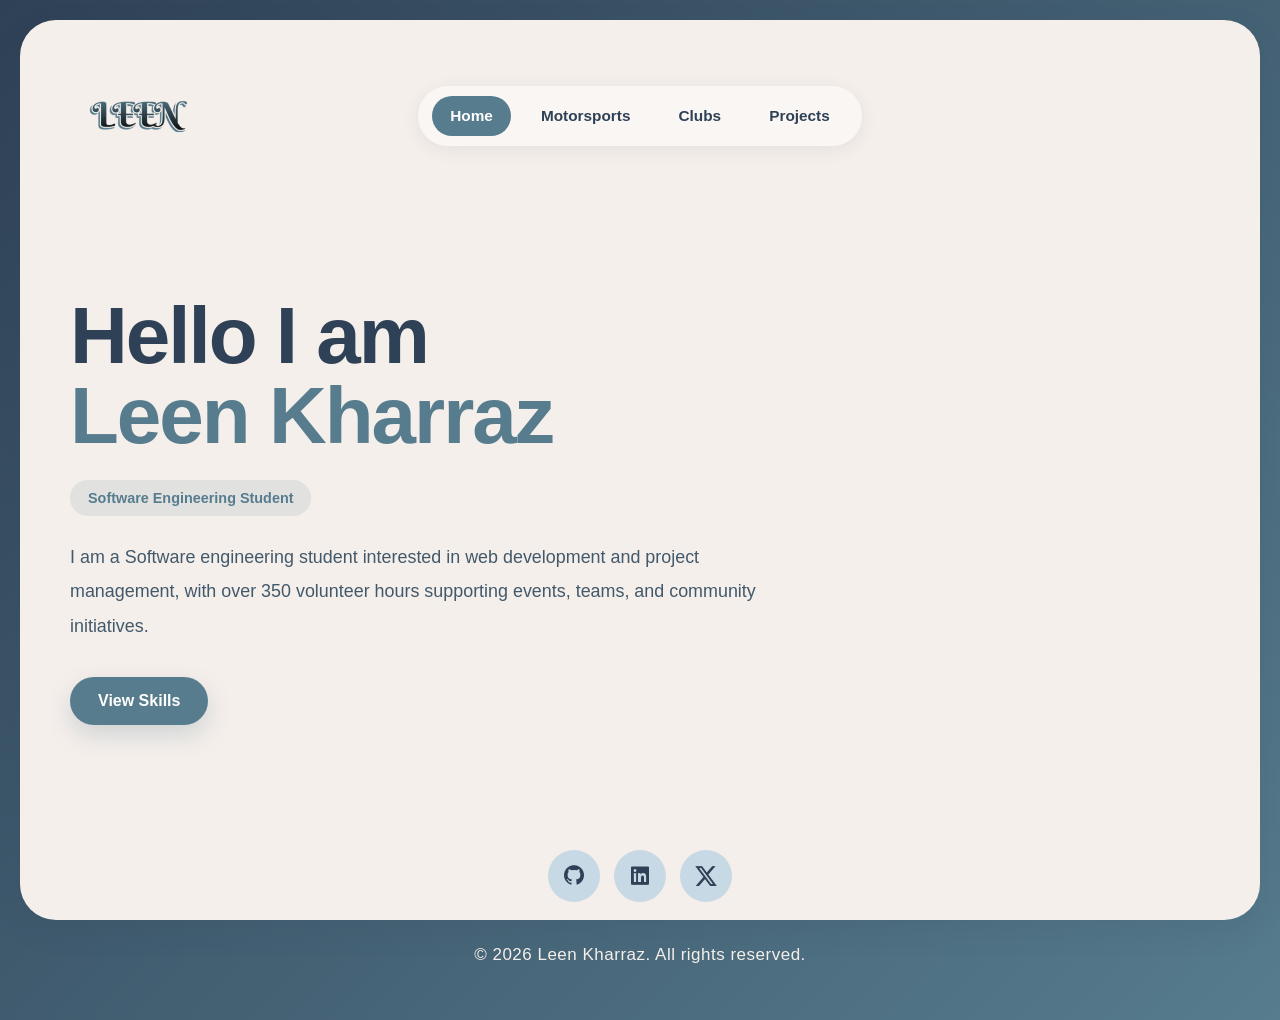
<file: index.html>
<!DOCTYPE html>
<html lang="en">
<head>
    <meta charset="UTF-8">
    <meta name="viewport" content="width=device-width, initial-scale=1.0">
    <title>Leen's Portfolio</title>

    <link rel="stylesheet" href="https://unpkg.com/boxicons@2.1.4/css/boxicons.min.css">
    <link rel="stylesheet" href="https://cdnjs.cloudflare.com/ajax/libs/font-awesome/6.5.1/css/all.min.css">
    <link rel="stylesheet" href="style.css">
</head>
<body>

    <div class="page-container">

        <header class="header">
    <a href="index.html" class="logo">
    <img src="leenLogo.png" alt="Leen Logo">
    </a>
            <nav class="navbar" id="navbar">
                <a href="index.html" class="active">Home</a>
                <a href="motorsports.html">Motorsports</a>
                <a href="clubs.html">Clubs</a>
                <a href="projects.html">Projects</a>
            </nav>
            <div class="menu-icon" id="menu-btn">
                <i class='bx bx-menu'></i>
            </div>
        </header>

        <section id="home" class="home">
            <div class="home-content">
                <h1>
                    Hello I am
                    <span>Leen Kharraz</span>
                </h1>
<span class="home-tag">Software Engineering Student</span>
                <p>
                    I am a Software engineering student interested in web development and project management,
with over 350 volunteer hours supporting events, teams, and community initiatives.
                </p>
                <div class="home-buttons">
                    <a href="skills.html" class="btn btn-primary">View Skills</a>
                </div>
            </div>
        </section>
            <div class="footer-social">
                <a href="https://github.com/leenkharraz" target="_blank" aria-label="GitHub">
                    <i class='bx bxl-github'></i>
                </a>

                <a href="https://www.linkedin.com/in/leen-kharraz-a57869280" target="_blank" aria-label="LinkedIn">
                    <i class='bx bxl-linkedin-square'></i>
                </a>

                <a href="https://x.com/leenkh7" target="_blank" aria-label="X">
                    <i class="fa-brands fa-x-twitter"></i>
                </a>
            </div>
        </div>
            <div class="footer-rights">
            <p>&copy; 2026 Leen Kharraz. All rights reserved.</p>
            </div>

        <script>
        const menuBtn = document.getElementById("menu-btn");
        const navbar = document.getElementById("navbar");

        menuBtn.addEventListener("click", () => {
            navbar.classList.toggle("active");
        });
        </script>

    </body>
</html>
</file>
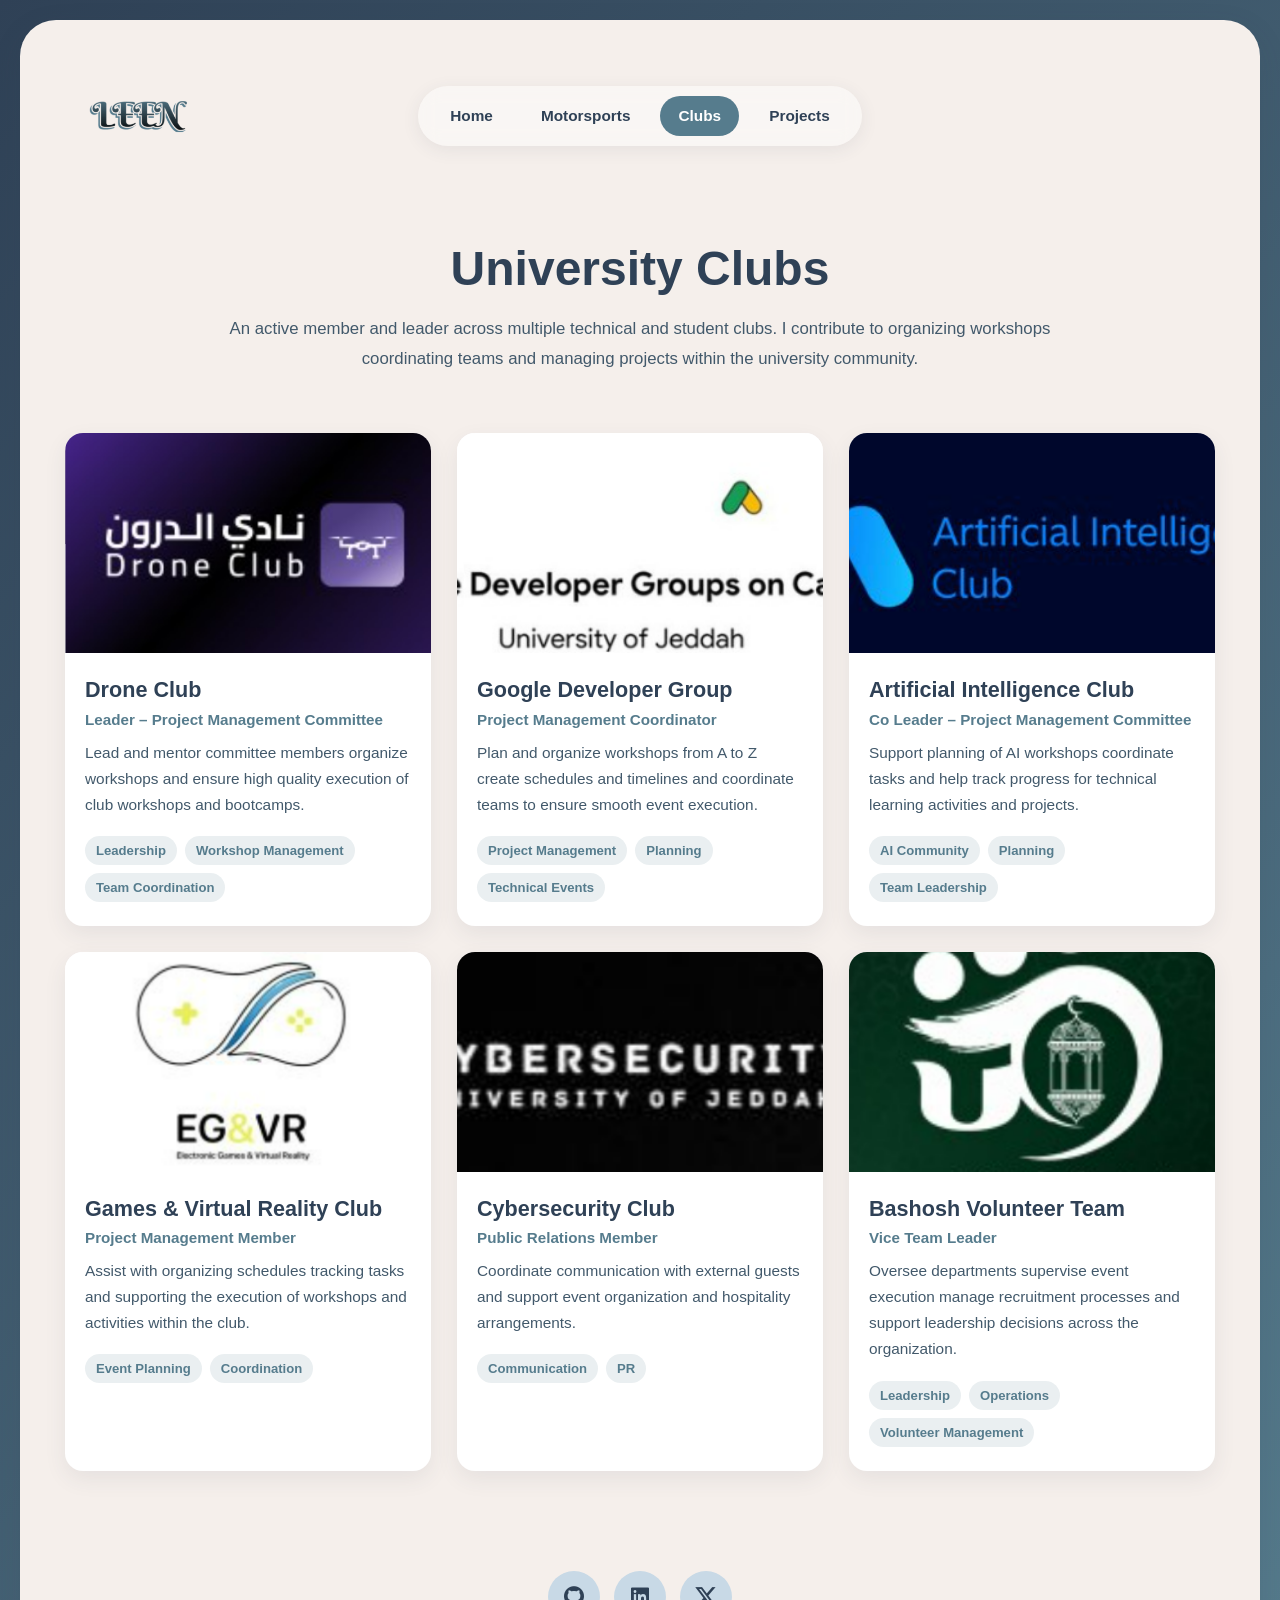
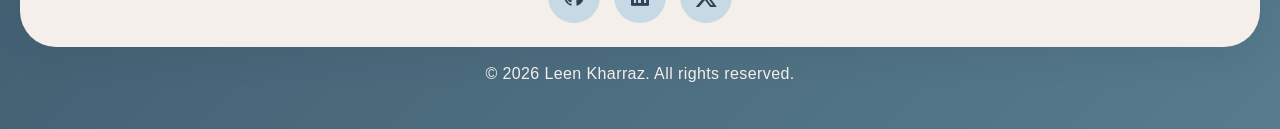
<file: clubs.html>
<!DOCTYPE html>
<html lang="en">
<head>
  <meta charset="UTF-8">
  <meta name="viewport" content="width=device-width, initial-scale=1.0">
  <title>Leen's Clubs</title>

  <link rel="stylesheet" href="https://unpkg.com/boxicons@2.1.4/css/boxicons.min.css">
  <link rel="stylesheet" href="https://cdnjs.cloudflare.com/ajax/libs/font-awesome/6.5.1/css/all.min.css">
  <link rel="stylesheet" href="clubs.css">
</head>

<body>

  <div class="page-container">

    <header class="header">
      <a href="index.html" class="logo">
        <img src="leenLogo.png" alt="Leen Logo">
      </a>

      <nav class="navbar" id="navbar">
        <a href="index.html">Home</a>
        <a href="motorsports.html">Motorsports</a>
        <a href="clubs.html" class="active">Clubs</a>
        <a href="projects.html">Projects</a>
      </nav>

      <div class="menu-icon" id="menu-btn">
        <i class='bx bx-menu'></i>
      </div>
    </header>

    <section class="clubs-hero">
      <h1>University Clubs</h1>
      <p>
        An active member and leader across multiple technical and student clubs.
        I contribute to organizing workshops coordinating teams and managing projects
        within the university community.
      </p>
    </section>

    <section class="clubs-section">
      <div class="clubs-grid">

        <article class="club-card">
          <img src="droneClub.png" alt="Drone Club Logo" class="main-photo">

          <div class="club-content">
            <h2>Drone Club</h2>
            <h3>Leader – Project Management Committee</h3>
            <p>
              Lead and mentor committee members organize workshops and ensure
              high quality execution of club workshops and bootcamps.
            </p>

            <div class="club-tags">
              <span>Leadership</span>
              <span>Workshop Management</span>
              <span>Team Coordination</span>
            </div>
          </div>
        </article>

        <article class="club-card">
          <img src="gdg.png" alt="GDG Logo" class="main-photo">

          <div class="club-content">
            <h2>Google Developer Group</h2>
            <h3>Project Management Coordinator</h3>
            <p>
              Plan and organize workshops from A to Z create schedules and timelines
              and coordinate teams to ensure smooth event execution.
            </p>

            <div class="club-tags">
              <span>Project Management</span>
              <span>Planning</span>
              <span>Technical Events</span>
            </div>
          </div>
        </article>

        <article class="club-card">
          <img src="aiClub.png" alt="AI Club Logo" class="main-photo">

          <div class="club-content">
            <h2>Artificial Intelligence Club</h2>
            <h3>Co Leader – Project Management Committee</h3>
            <p>
              Support planning of AI workshops coordinate tasks and help track progress
              for technical learning activities and projects.
            </p>

            <div class="club-tags">
              <span>AI Community</span>
              <span>Planning</span>
              <span>Team Leadership</span>
            </div>
          </div>
        </article>

        <article class="club-card">
          <img src="vrClub.png" alt="Games and VR Club Logo" class="main-photo">

          <div class="club-content">
            <h2>Games & Virtual Reality Club</h2>
            <h3>Project Management Member</h3>
            <p>
              Assist with organizing schedules tracking tasks and supporting the execution
              of workshops and activities within the club.
            </p>

            <div class="club-tags">
              <span>Event Planning</span>
              <span>Coordination</span>
            </div>
          </div>
        </article>

        <article class="club-card">
          <img src="csClub.png" alt="Cybersecurity Club Logo" class="main-photo">

          <div class="club-content">
            <h2>Cybersecurity Club</h2>
            <h3>Public Relations Member</h3>
            <p>
              Coordinate communication with external guests and support event organization
              and hospitality arrangements.
            </p>

            <div class="club-tags">
              <span>Communication</span>
              <span>PR</span>
            </div>
          </div>
        </article>

        <article class="club-card">
          <img src="babshosh.png" alt="Bashosh Team Logo" class="main-photo">

          <div class="club-content">
            <h2>Bashosh Volunteer Team</h2>
            <h3>Vice Team Leader</h3>
            <p>
              Oversee departments supervise event execution manage recruitment processes
              and support leadership decisions across the organization.
            </p>

            <div class="club-tags">
              <span>Leadership</span>
              <span>Operations</span>
              <span>Volunteer Management</span>
            </div>
          </div>
        </article>

      </div>
    </section>

    <div class="footer-social">
      <a href="https://github.com/leenkharraz" target="_blank" aria-label="GitHub">
        <i class='bx bxl-github'></i>
      </a>

      <a href="https://www.linkedin.com/in/leen-kharraz-a57869280" target="_blank" aria-label="LinkedIn">
        <i class='bx bxl-linkedin-square'></i>
      </a>

      <a href="https://x.com/leenkh7" target="_blank" aria-label="X">
        <i class="fa-brands fa-x-twitter"></i>
      </a>
    </div>

  </div>

  <div class="footer-rights">
    <p>&copy; 2026 Leen Kharraz. All rights reserved.</p>
  </div>

  <script>
    const menuBtn = document.getElementById("menu-btn");
    const navbar = document.getElementById("navbar");

    menuBtn.addEventListener("click", () => {
      navbar.classList.toggle("active");
    });
  </script>

</body>
</html>
</file>
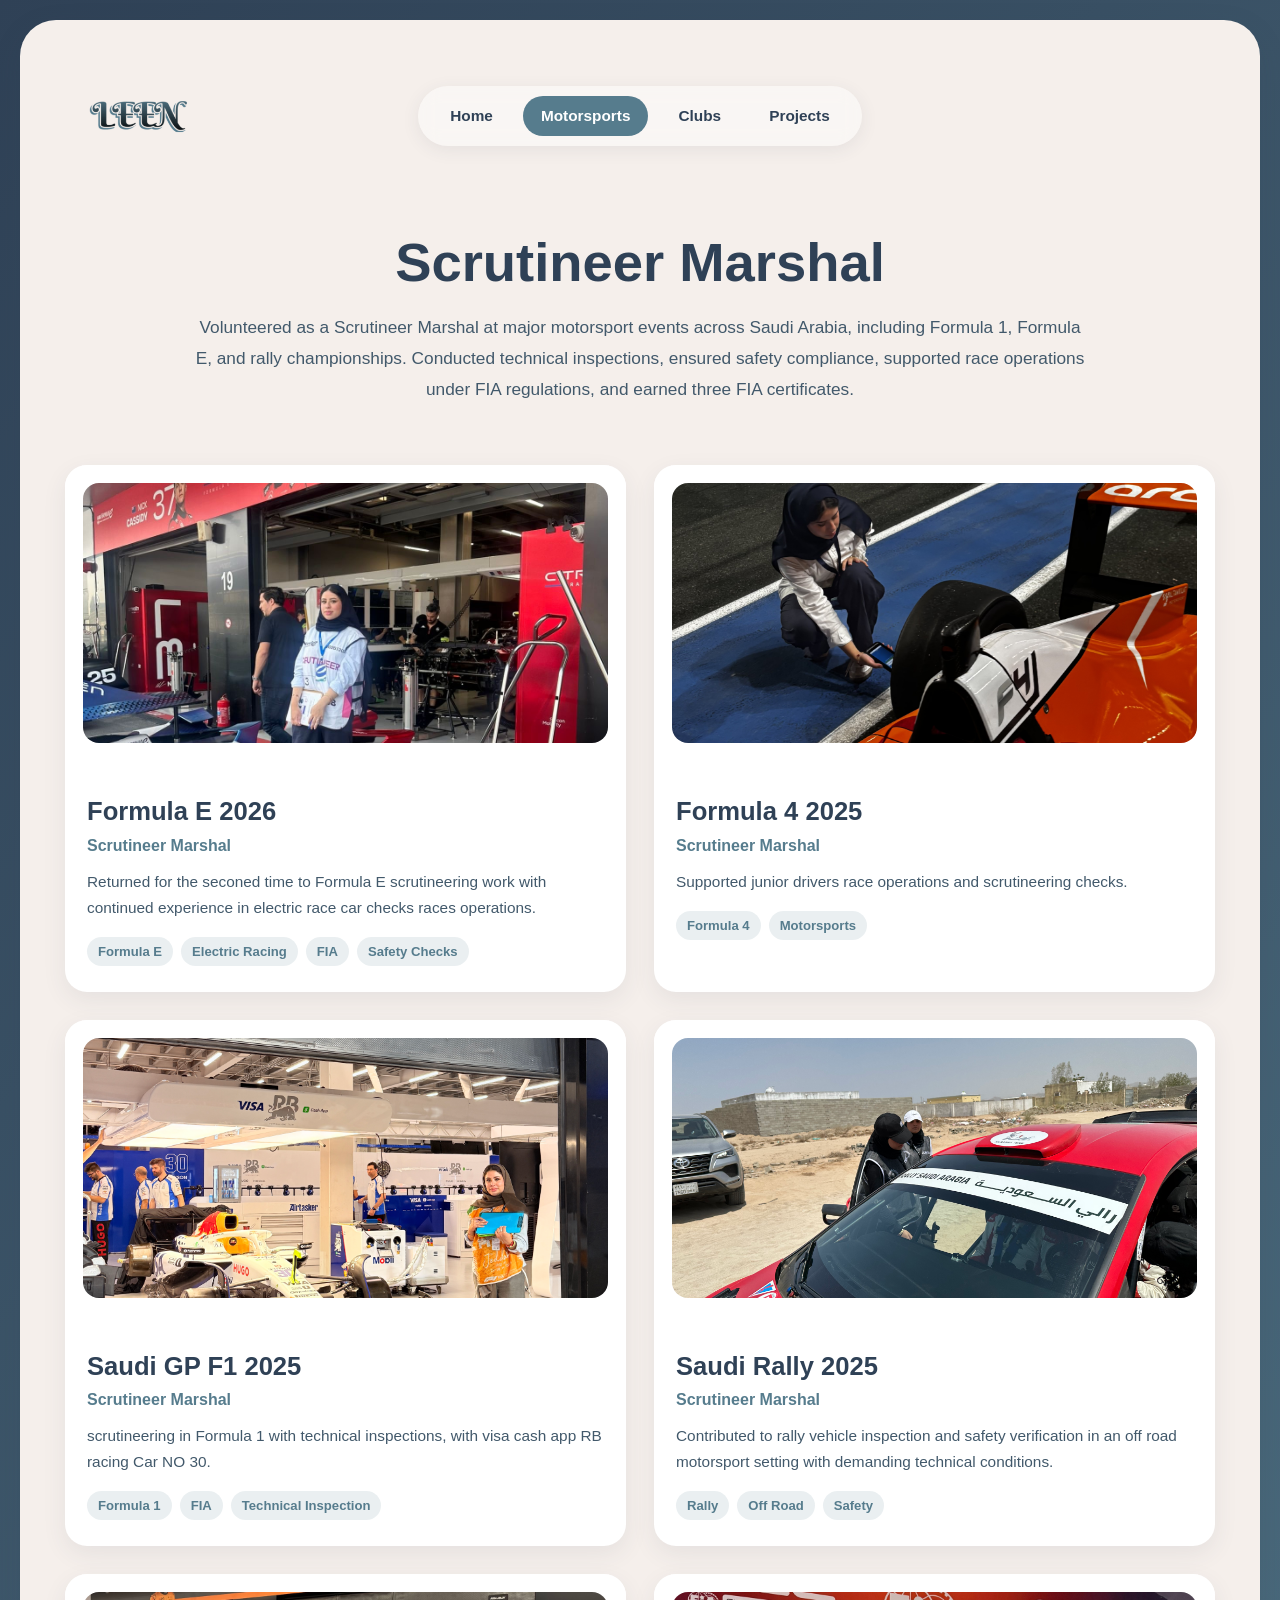
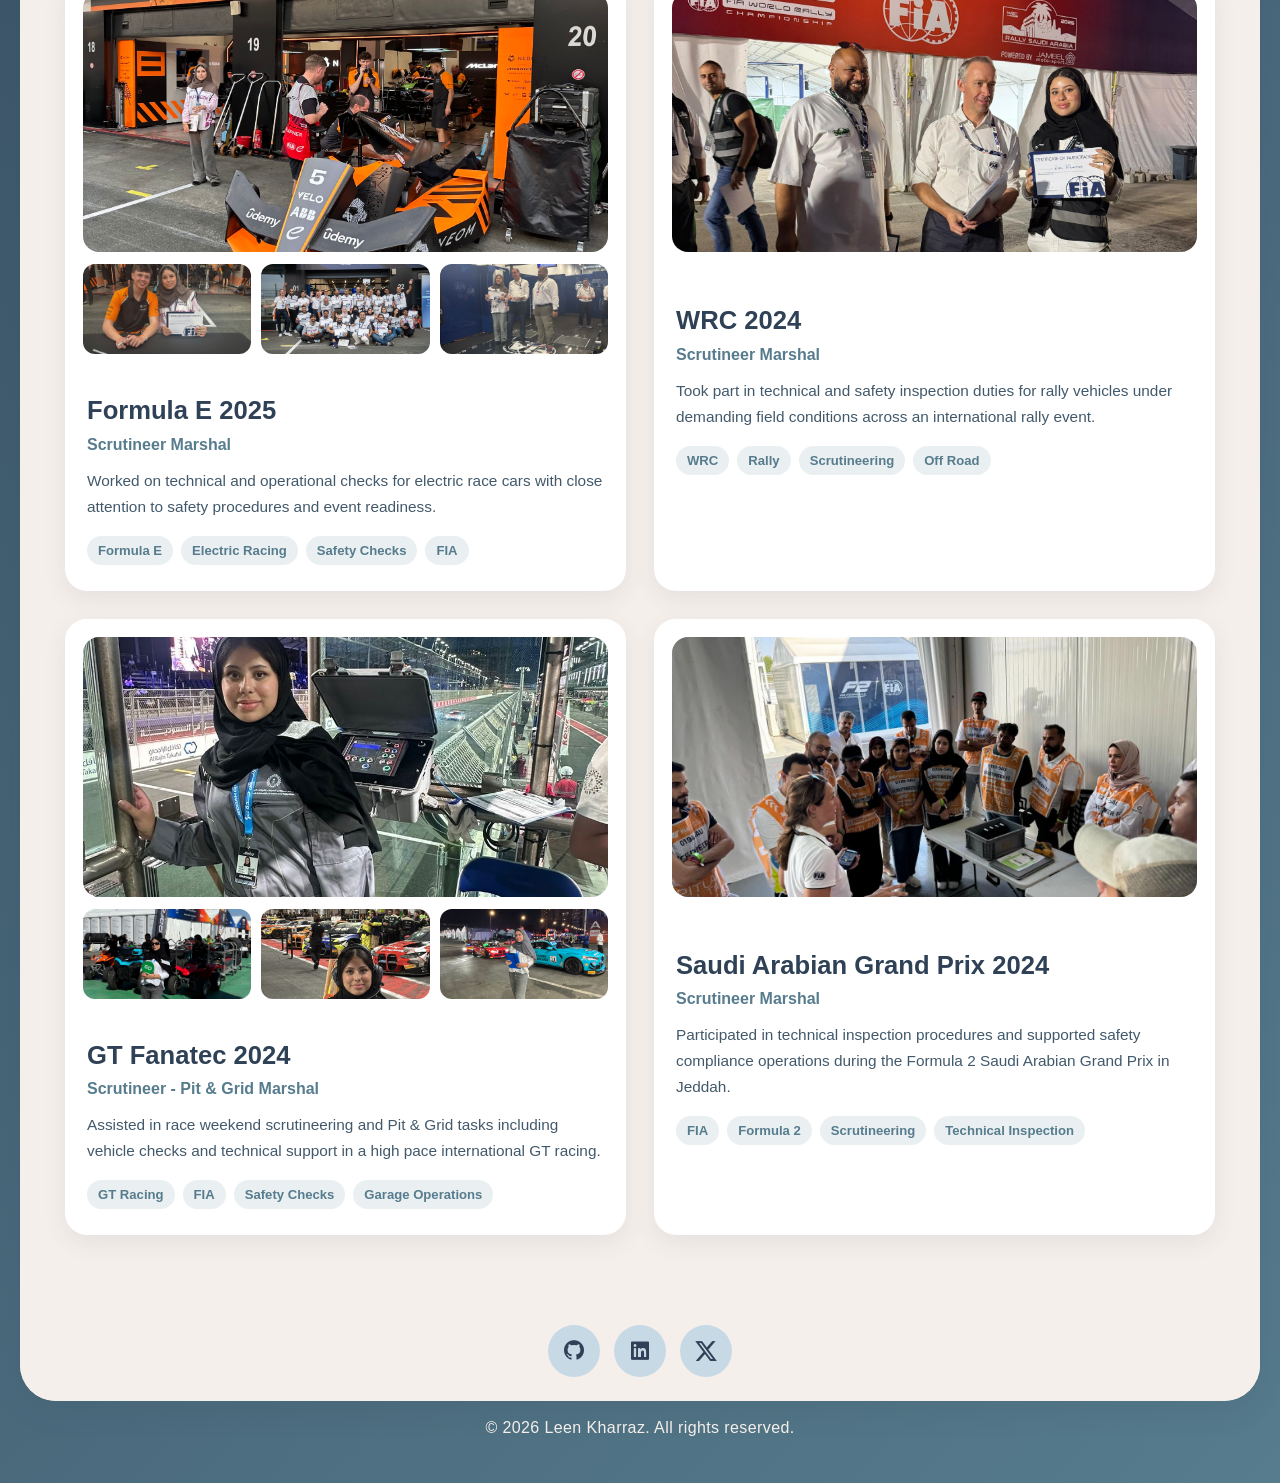
<file: motorsports.html>
<!DOCTYPE html>
<html lang="en">
<head>
  <meta charset="UTF-8" />
  <meta name="viewport" content="width=device-width, initial-scale=1.0" />
  <title>Leen | Motorsports</title>

  <link rel="stylesheet" href="https://unpkg.com/boxicons@2.1.4/css/boxicons.min.css">
  <link rel="stylesheet" href="https://cdnjs.cloudflare.com/ajax/libs/font-awesome/6.5.1/css/all.min.css">
  <link rel="stylesheet" href="motorsports.css">
</head>
<body>

  <div class="page-container">

    <header class="header">
      <a href="index.html" class="logo">
        <img src="leenLogo.png" alt="Leen Logo">
      </a>

      <nav class="navbar" id="navbar">
        <a href="index.html">Home</a>
        <a href="motorsports.html" class="active">Motorsports</a>
        <a href="clubs.html">Clubs</a>
        <a href="projects.html">Projects</a>
      </nav>

      <div class="menu-icon" id="menu-btn">
        <i class='bx bx-menu'></i>
      </div>
    </header>

    <section class="motorsports-hero">
      <h1>Scrutineer Marshal</h1>
      <p>
      Volunteered as a Scrutineer Marshal at major motorsport events across Saudi Arabia, including Formula 1, Formula E,
       and rally championships. Conducted technical inspections, 
      ensured safety compliance, supported race operations under FIA regulations, and earned three FIA certificates.
      </p>
    </section>

    <section class="events-section">
      <div class="events-grid">
 <!-- Race 1 -->
<article class="event-card">
  <div class="event-gallery">
    <img src="fE2026.JPG" alt="Formula E 2026 photo 1" class="main-photo">
  </div>

  <div class="event-content">
    <h2>Formula E 2026</h2>
    <h3>Scrutineer Marshal</h3>
    <p>
      Returned for the seconed time to Formula E scrutineering work with continued experience in electric race car
      checks races operations.
    </p>
    <div class="event-tags">
      <span>Formula E</span>
      <span>Electric Racing</span>
      <span>FIA</span>
      <span>Safety Checks</span>
    </div>
  </div>
</article>

<!-- Race 2 -->
<article class="event-card">
  <div class="event-gallery">
    <img src="f42025.jpeg" alt="Formula 4 2025 photo 1" class="main-photo">
  </div>

  <div class="event-content">
    <h2>Formula 4 2025</h2>
    <h3>Scrutineer Marshal</h3>
    <p>
      Supported junior drivers race operations and scrutineering checks.
    <div class="event-tags">
      <span>Formula 4</span>
      <span>Motorsports</span>
    </div>
  </div>
</article>

<!-- Race 3 -->
<article class="event-card">
  <div class="event-gallery">
    <img src="f12025.jpeg" alt="Saudi GP F1 2025 photo 1" class="main-photo">
  </div>

  <div class="event-content">
    <h2>Saudi GP F1 2025</h2>
    <h3>Scrutineer Marshal</h3>
    <p>
      scrutineering in Formula 1 with technical inspections,
      with visa cash app RB racing Car NO 30.
    </p>
    <div class="event-tags">
      <span>Formula 1</span>
      <span>FIA</span>
      <span>Technical Inspection</span>
    </div>
  </div>
</article>

<!-- Race 4 -->
<article class="event-card">
  <div class="event-gallery">
    <img src="saudiRally2025.jpeg" alt="Saudi Rally 2025 photo 1" class="main-photo">
  </div>

  <div class="event-content">
    <h2>Saudi Rally 2025</h2>
    <h3>Scrutineer Marshal</h3>
    <p>
      Contributed to rally vehicle inspection and safety verification in an off road motorsport
      setting with demanding technical conditions.
    </p>
    <div class="event-tags">
      <span>Rally</span>
      <span>Off Road</span>
      <span>Safety</span>
    </div>
  </div>
</article>

<!-- Race 5 -->
<article class="event-card">
  <div class="event-gallery">
    <img src="fE2025.jpeg" alt="Formula E 2025 photo 1" class="main-photo">
    <div class="small-photos">
      <img src="fE2025-2.jpeg" alt="Formula E 2025 photo 2">
      <img src="fE2025-3.jpeg" alt="Formula E 2025 photo 3">
      <img src="fE2025-4.jpeg" alt="Formula E 2025 photo 3">
    </div>
  </div>

  <div class="event-content">
    <h2>Formula E 2025</h2>
    <h3>Scrutineer Marshal</h3>
    <p>
      Worked on technical and operational checks for electric race cars with close attention
      to safety procedures and event readiness.
    </p>
    <div class="event-tags">
      <span>Formula E</span>
      <span>Electric Racing</span>
      <span>Safety Checks</span>
      <span>FIA</span>
    </div>
  </div>
</article>

<!-- Race 6 -->
<article class="event-card">
  <div class="event-gallery">
    <img src="wrc.jpeg" alt="WRC 2024 photo 1" class="main-photo">
  </div>

  <div class="event-content">
    <h2>WRC 2024</h2>
    <h3>Scrutineer Marshal</h3>
    <p>
      Took part in technical and safety inspection duties for rally vehicles under demanding
      field conditions across an international rally event.
    </p>
    <div class="event-tags">
      <span>WRC</span>
      <span>Rally</span>
      <span>Scrutineering</span>
      <span>Off Road</span>
    </div>
  </div>
</article>

<!-- Race 7 -->
<article class="event-card">
  <div class="event-gallery">
    <img src="gt2024-3.jpeg" alt="GT Fanatec 2024 photo 1" class="main-photo">
    <div class="small-photos">
      <img src="gt2024-2.jpeg" alt="GT Fanatec 2024 photo 2">
      <img src="gt2024.jpeg" alt="GT Fanatec 2024 photo 3">
      <img src="gt2024-4.jpeg" alt="GT Fanatec 2024 photo 4">
    </div>
  </div>

  <div class="event-content">
    <h2>GT Fanatec 2024</h2>
    <h3>Scrutineer - Pit & Grid Marshal</h3>
    <p>
      Assisted in race weekend scrutineering and Pit & Grid tasks including vehicle checks and technical support
      in a high pace international GT racing.
    </p>
    <div class="event-tags">
      <span>GT Racing</span>
      <span>FIA</span>
      <span>Safety Checks</span>
      <span>Garage Operations</span>
    </div>
  </div>
</article>

<!-- Race 8 -->
<article class="event-card">
  <div class="event-gallery">
    <img src="f12024.jpeg" alt="F1 Saudi GP 2024 photo 1" class="main-photo">
  </div>

  <div class="event-content">
    <h2>Saudi Arabian Grand Prix 2024</h2>
    <h3>Scrutineer Marshal</h3>
    <p>
      Participated in technical inspection procedures and supported safety compliance operations
      during the Formula 2 Saudi Arabian Grand Prix in Jeddah.
    </p>
    <div class="event-tags">
      <span>FIA</span>
      <span>Formula 2</span>
      <span>Scrutineering</span>
      <span>Technical Inspection</span>
    </div>
  </div>
</article>
</div>
</section>

    <div class="footer-social">
      <a href="https://github.com/leenkharraz" target="_blank" aria-label="GitHub">
        <i class='bx bxl-github'></i>
      </a>

      <a href="https://www.linkedin.com/in/leen-kharraz-a57869280" target="_blank" aria-label="LinkedIn">
        <i class='bx bxl-linkedin-square'></i>
      </a>

      <a href="https://x.com/leenkh7" target="_blank" aria-label="X">
        <i class="fa-brands fa-x-twitter"></i>
      </a>
    </div>

  </div>

  <div class="footer-rights">
    <p>&copy; 2026 Leen Kharraz. All rights reserved.</p>
  </div>

  <script>
    const menuBtn = document.getElementById("menu-btn");
    const navbar = document.getElementById("navbar");

    menuBtn.addEventListener("click", () => {
      navbar.classList.toggle("active");
    });
  </script>

</body>
</html>
</file>
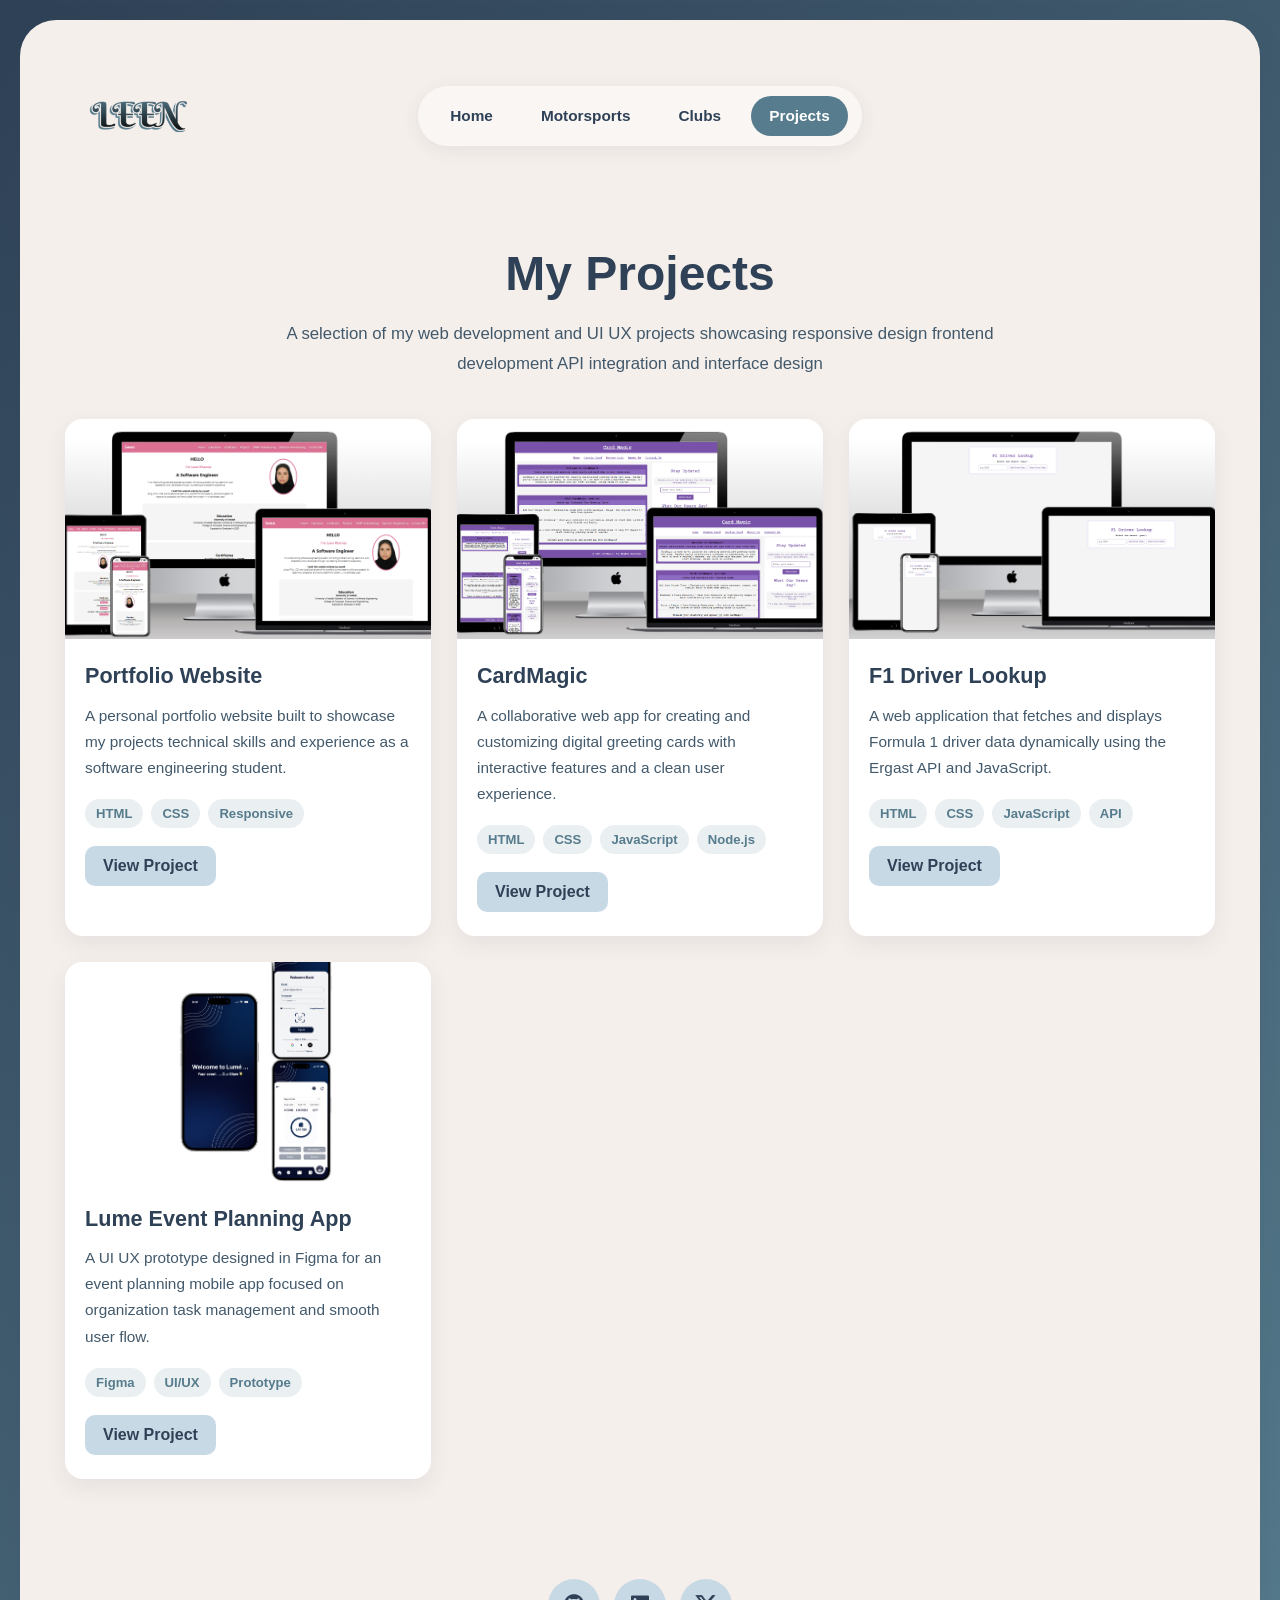
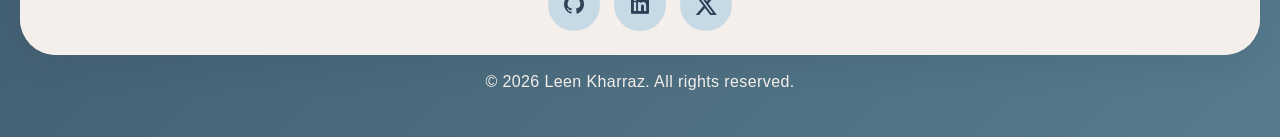
<file: projects.html>
<!DOCTYPE html>
<html lang="en">
<head>
  <meta charset="UTF-8">
  <meta name="viewport" content="width=device-width, initial-scale=1.0">
  <title>Leen's Projects</title>

    <link rel="stylesheet" href="https://unpkg.com/boxicons@2.1.4/css/boxicons.min.css">
    <link rel="stylesheet" href="https://cdnjs.cloudflare.com/ajax/libs/font-awesome/6.5.1/css/all.min.css">
    <link rel="stylesheet" href="projects.css">
</head>
<body>

  <div class="page-container">

    <header class="header">
      <a href="index.html" class="logo">
        <img src="leenLogo.png" alt="Leen Logo">
      </a>

      <nav class="navbar" id="navbar">
        <a href="index.html">Home</a>
        <a href="motorsports.html">Motorsports</a>
        <a href="clubs.html">Clubs</a>
        <a href="projects.html" class="active">Projects</a>
      </nav>

      <div class="menu-icon" id="menu-btn">
        <i class='bx bx-menu'></i>
      </div>
    </header>

    <section class="projects-section">
      <h2>My Projects</h2>
      <p class="projects-desc">
        A selection of my web development and UI UX projects showcasing responsive design frontend development API integration and interface design
      </p>

      <div class="projects-grid">

        <article class="project-card">
          <img src="oldProtfolio.png" alt="Portfolio Project Preview" class="project-image">
          <div class="project-content">
            <h3>Portfolio Website</h3>
            <p>
              A personal portfolio website built to showcase my projects technical skills and experience as a software engineering student.
            </p>
            <div class="project-tags">
              <span>HTML</span>
              <span>CSS</span>
              <span>Responsive</span>
            </div>
            <a href="https://leenkharraz.github.io/MyProtfolio/" target="_blank" class="project-btn">View Project</a>
          </div>
        </article>

        <article class="project-card">
          <img src="cardMagic.png" alt="CardMagic Project Preview" class="project-image">
          <div class="project-content">
            <h3>CardMagic</h3>
            <p>
              A collaborative web app for creating and customizing digital greeting cards with interactive features and a clean user experience.
            </p>
            <div class="project-tags">
              <span>HTML</span>
              <span>CSS</span>
              <span>JavaScript</span>
              <span>Node.js</span>
            </div>
            <a href="https://leenkharraz.github.io/CardMagic/" target="_blank" class="project-btn">View Project</a>
          </div>
        </article>

        <article class="project-card">
          <img src="f1API.png" alt="F1 Driver Lookup Preview" class="project-image">
          <div class="project-content">
            <h3>F1 Driver Lookup</h3>
            <p>
              A web application that fetches and displays Formula 1 driver data dynamically using the Ergast API and JavaScript.
            </p>
            <div class="project-tags">
              <span>HTML</span>
              <span>CSS</span>
              <span>JavaScript</span>
              <span>API</span>
            </div>
            <a href="https://leenkharraz.github.io/Assignment2/" target="_blank" class="project-btn">View Project</a>
          </div>
        </article>

        <article class="project-card">
          <img src="lume.png" alt="Lume UI UX Preview" class="project-image">
          <div class="project-content">
            <h3>Lume Event Planning App</h3>
            <p>
              A UI UX prototype designed in Figma for an event planning mobile app focused on organization task management and smooth user flow.
            </p>
            <div class="project-tags">
              <span>Figma</span>
              <span>UI/UX</span>
              <span>Prototype</span>
            </div>
            <a href="https://www.figma.com/design/zTjzMQZaucXDS3mLRmfJbc/Lume-Prototype?node-id=0-1" target="_blank" class="project-btn">View Project</a>
          </div>
        </article>
      </div>
    </section>

    <div class="footer-social">
      <a href="https://github.com/leenkharraz" target="_blank" aria-label="GitHub">
        <i class='bx bxl-github'></i>
      </a>

      <a href="https://www.linkedin.com/in/leen-kharraz-a57869280" target="_blank" aria-label="LinkedIn">
        <i class='bx bxl-linkedin-square'></i>
      </a>

                <a href="https://x.com/leenkh7" target="_blank" aria-label="X">
                    <i class="fa-brands fa-x-twitter"></i>
                </a>
    </div>

  </div>

  <div class="footer-rights">
    <p>&copy; 2026 Leen Kharraz. All rights reserved.</p>
  </div>

  <script>
    const menuBtn = document.getElementById("menu-btn");
    const navbar = document.getElementById("navbar");

    menuBtn.addEventListener("click", () => {
      navbar.classList.toggle("active");
    });
  </script>

</body>
</html>
</file>
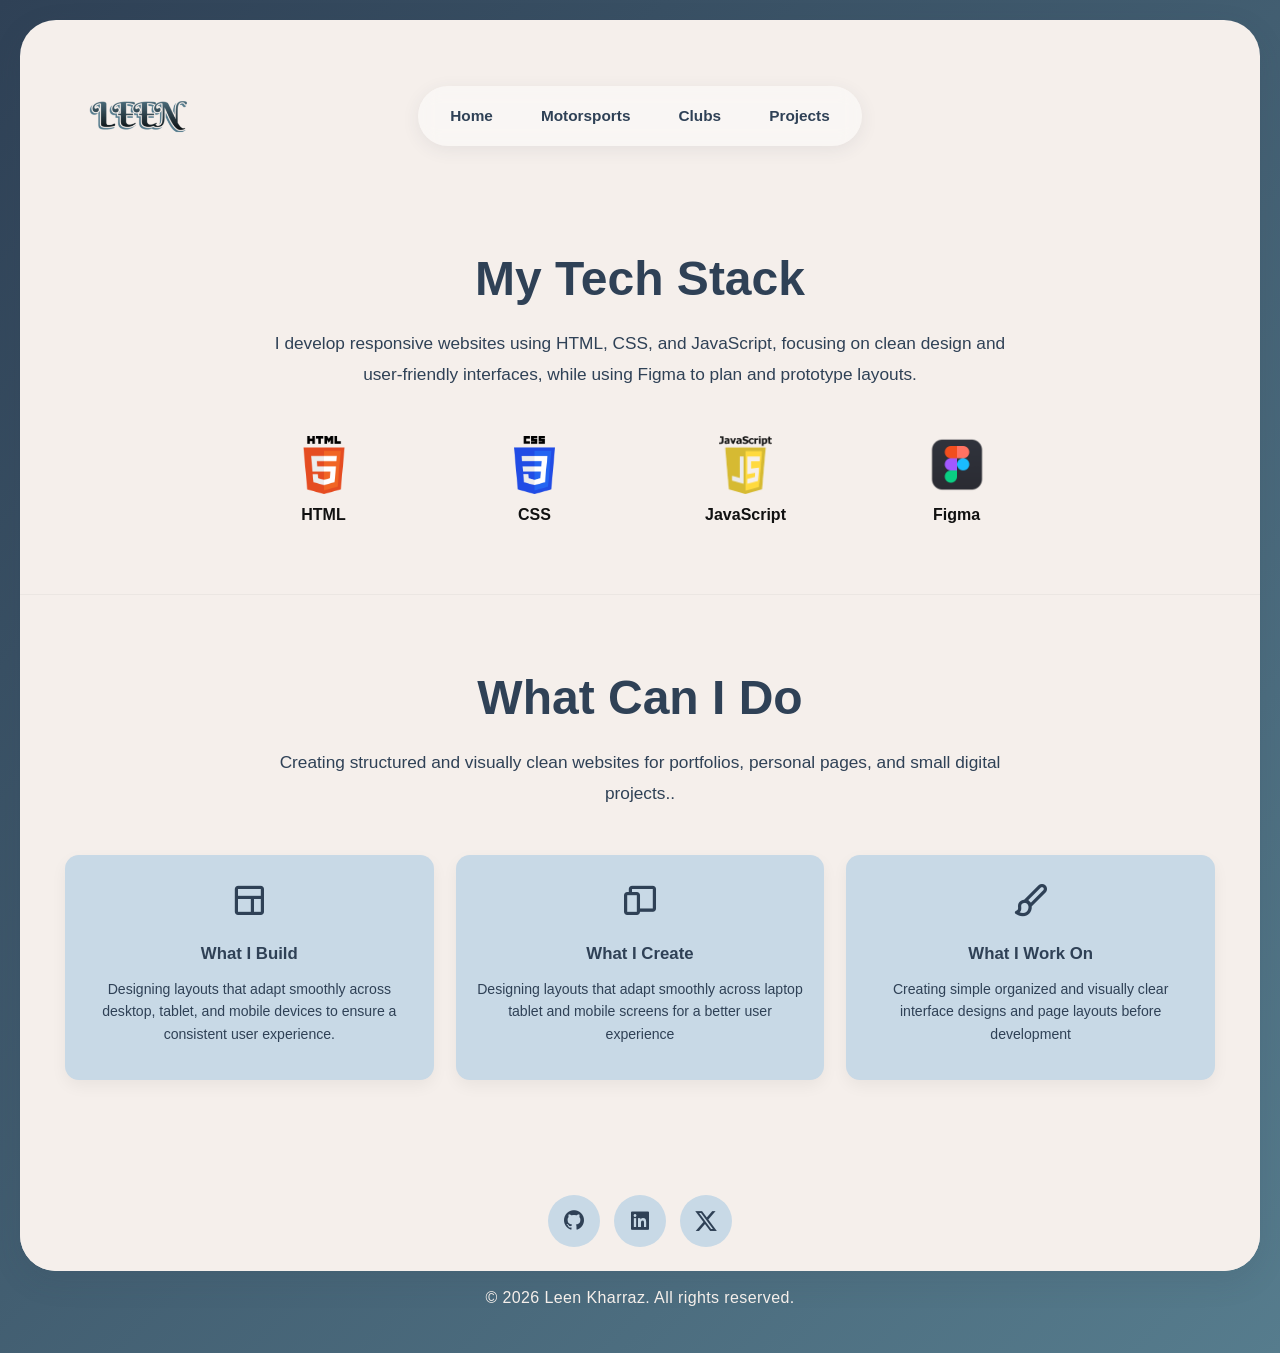
<file: skills.html>
<!DOCTYPE html>
<html lang="en">
<head>
    <meta charset="UTF-8">
    <meta name="viewport" content="width=device-width, initial-scale=1.0">
    <title>Leen's Skills</title>

    <link rel="stylesheet" href="https://unpkg.com/boxicons@2.1.4/css/boxicons.min.css">
    <link rel="stylesheet" href="https://cdnjs.cloudflare.com/ajax/libs/font-awesome/6.5.1/css/all.min.css">
    <link rel="stylesheet" href="skills.css">
</head>
<body>

    <div class="page-container">

        <header class="header">
            <a href="index.html" class="logo">
                <img src="leenLogo.png" alt="Leen Logo">
            </a>

            <nav class="navbar" id="navbar">
                <a href="index.html">Home</a>
                <a href="motorsports.html">Motorsports</a>
                <a href="clubs.html">Clubs</a>
                <a href="projects.html">Projects</a>
            </nav>

            <div class="menu-icon" id="menu-btn">
                <i class='bx bx-menu'></i>
            </div>
        </header>

        <section class="skills-section">
            <h2>My Tech Stack</h2>

            <p class="skills-desc">
                I develop responsive websites using HTML, CSS, and JavaScript, focusing on clean design and user-friendly interfaces, while using Figma to plan and prototype layouts.
            </p>

            <div class="skills-grid">
                <div class="skill-item">
                    <img src="htmlLogo.png" alt="HTML Logo">
                    <p>HTML</p>
                </div>

                <div class="skill-item">
                    <img src="cssLogo.png" alt="CSS Logo">
                    <p>CSS</p>
                </div>

                <div class="skill-item">
                    <img src="javaScriptLogo.png" alt="JavaScript Logo">
                    <p>JavaScript</p>
                </div>

                <div class="skill-item">
                    <img src="figmaLogo.png" alt="Figma Logo">
                    <p>Figma</p>
                </div>
            </div>
        </section>

        <section class="services-section">
            <h2>What Can I Do</h2>

            <p class="services-desc">
                Creating structured and visually clean websites for portfolios, personal pages, and small digital projects..
            </p>

            <div class="services-grid">

                <div class="service-card">
                    <div class="service-icon">
                        <i class='bx bx-layout'></i>
                    </div>
                    <h3>What I Build</h3>
                    <p>
                        Designing layouts that adapt smoothly across desktop, tablet, and mobile devices to ensure a consistent user experience.
                    </p>
                </div>

                <div class="service-card">
                    <div class="service-icon">
                        <i class='bx bx-devices'></i>
                    </div>
                    <h3>What I Create</h3>
                    <p>
                        Designing layouts that adapt smoothly across laptop tablet and mobile screens for a better user experience
                    </p>
                </div>

                <div class="service-card">
                    <div class="service-icon">
                        <i class='bx bx-paint'></i>
                    </div>
                    <h3>What I Work On</h3>
                    <p>
                        Creating simple organized and visually clear interface designs and page layouts before development
                    </p>
                </div>

            </div>
        </section>

        <div class="footer-social">
            <a href="https://github.com/leenkharraz" target="_blank" aria-label="GitHub">
                <i class='bx bxl-github'></i>
            </a>

            <a href="https://www.linkedin.com/in/leen-kharraz-a57869280" target="_blank" aria-label="LinkedIn">
                <i class='bx bxl-linkedin-square'></i>
            </a>

            <a href="https://x.com/leenkh7" target="_blank" aria-label="X">
                <i class="fa-brands fa-x-twitter"></i>
            </a>
        </div>

    </div>

    <div class="footer-rights">
        <p>&copy; 2026 Leen Kharraz. All rights reserved.</p>
    </div>

            <script>
        const menuBtn = document.getElementById("menu-btn");
        const navbar = document.getElementById("navbar");

        menuBtn.addEventListener("click", () => {
            navbar.classList.toggle("active");
        });
        </script>

</body>
</html>
</file>
<file: style.css>
:root{
  --navy: #2F4156;
  --teal: #567C8D;
  --sky-blue: #C8D9E6;
  --beige: #F5EFEB;
  --white: #FFFFFF;
  --shadow: 0 10px 30px rgba(47, 65, 86, 0.12);
}

*{
  margin: 0;
  padding: 0;
  box-sizing: border-box;
}

html{
  scroll-behavior: smooth;
}

body{
  font-family: Arial, Helvetica, sans-serif;
  background: linear-gradient(135deg, var(--navy), var(--teal));
  min-height: 100vh;
  padding: 20px;
  color: var(--navy);
}

.page-container{
  max-width: 1400px;
  margin: 0 auto;
  background: var(--beige);
  border-radius: 36px;
  min-height: 100vh;
  box-shadow: var(--shadow);
  overflow: hidden;
  display: flex;
  flex-direction: column;
}

/* HEADER */
.header{
  width: 100%;
  padding: 28px 50px;
  display: grid;
  grid-template-columns: 1fr auto 1fr;
  align-items: center;
}

.logo img{
height:135px;
width:auto;
display:block;
transition: transform 0.3s ease;
}

.logo img:hover{
transform: scale(1.4);
}

.navbar{
  justify-self: center;
  display: flex;
  align-items: center;
  gap: 12px;
  background: rgba(255, 255, 255, 0.45);
  padding: 10px 14px;
  border-radius: 999px;
  backdrop-filter: blur(10px);
  box-shadow: 0 4px 18px rgba(47, 65, 86, 0.08);
}

.navbar a{
  text-decoration: none;
  color: var(--navy);
  padding: 11px 18px;
  border-radius: 999px;
  font-size: 0.96rem;
  font-weight: 600;
  transition: all 0.3s ease;
}

.navbar a:hover{
  background: var(--sky-blue);
  color: var(--navy);
}

.navbar a.active{
  background: var(--teal);
  color: var(--white);
}

.menu-icon{
  display: none;
  justify-self: end;
  font-size: 2rem;
  color: var(--navy);
  cursor: pointer;
}

/* HERO */
.home{
  flex: 1;
  display: flex;
  align-items: center;
  padding: 40px 50px 80px;
}

.home-content{
  max-width: 760px;
}

.home-tag{
  display: inline-block;
  background: rgba(86, 124, 141, 0.12);
  color: var(--teal);
  font-size: 0.9rem;
  font-weight: 700;
  padding: 10px 18px;
  border-radius: 999px;
  margin-bottom: 24px;
}

.home-content h1{
  font-size: 5rem;
  line-height: 1;
  color: var(--navy);
  margin-bottom: 24px;
  font-weight: 800;
  letter-spacing: -2px;
}

.home-content h1 span{
  display: block;
  color: var(--teal);
}

.home-content p{
  font-size: 1.12rem;
  line-height: 1.9;
  color: #42596b;
  max-width: 720px;
  margin-bottom: 34px;
}

.home-buttons{
  display: flex;
  align-items: center;
  gap: 16px;
  flex-wrap: wrap;
}

.btn{
  display: inline-flex;
  align-items: center;
  justify-content: center;
  text-decoration: none;
  border-radius: 999px;
  padding: 15px 28px;
  font-weight: 700;
  font-size: 1rem;
  transition: all 0.3s ease;
}

.btn-primary{
  background: var(--teal);
  color: var(--white);
  box-shadow: 0 10px 24px rgba(86, 124, 141, 0.24);
}

.btn-primary:hover{
  background: var(--navy);
  transform: translateY(-2px);
}

.btn-secondary{
  background: var(--white);
  color: var(--navy);
  border: 1px solid rgba(47, 65, 86, 0.12);
}

.btn-secondary:hover{
  background: var(--sky-blue);
}

/* FOOTER */
.footer{
  padding: 30px 50px 35px;
  text-align: center;
  margin-top: auto;
}

.footer-social{
  display: flex;
  justify-content: center;
  gap: 14px;
  margin-bottom: 18px;
}

.footer-social a{
  display: inline-flex;
  align-items: center;
  justify-content: center;
  width: 52px;
  height: 52px;
  background: var(--sky-blue);
  color: var(--navy);
  border-radius: 50%;
  font-size: 1.5rem;
  text-decoration: none;
  transition: all 0.3s ease;
}

.footer-social a:hover{
  background: var(--teal);
  color: var(--white);
  transform: translateY(-3px);
}

.footer-rights{
  text-align:center;
  padding:25px 0 35px;
  color: #F5EFEB;
  font-size:17px;
  letter-spacing:0.5px;
}
.footer p{
  font-size: 1rem;
  color: var(--navy);
}

/* RESPONSIVE */
@media (max-width: 1100px){
  .header{
    grid-template-columns: 1fr;
    gap: 18px;
  }

  .logo{
    justify-self: center;
  }

  .navbar{
    justify-self: center;
    flex-wrap: wrap;
  }

  .home{
    padding: 30px 35px 60px;
  }

  .home-content h1{
    font-size: 4rem;
  }
}

@media (max-width: 768px){
  body{
    padding: 12px;
  }

  .page-container{
    border-radius: 24px;
  }

  .header{
    padding: 22px 20px;
  }

  .navbar{
    gap: 8px;
    padding: 8px 10px;
  }

  .navbar a{
    padding: 9px 14px;
    font-size: 0.9rem;
  }

  .home{
    padding: 20px 20px 45px;
  }

  .home-content h1{
    font-size: 2.9rem;
    letter-spacing: -1px;
  }

  .home-content p{
    font-size: 1rem;
    line-height: 1.8;
  }

  .footer{
    padding: 24px 20px 28px;
  }

  .footer-social a{
    width: 48px;
    height: 48px;
    font-size: 1.35rem;
  }
}

@media (max-width: 768px){
  body{
    padding: 12px;
  }

  .page-container{
    border-radius: 24px;
  }

  .header{
    position: relative;
    grid-template-columns: 1fr auto;
    padding: 20px;
    align-items: center;
  }

  .logo{
    justify-self: start;
  }

  .logo img{
    height: 75px;
  }

  .menu-icon{
    display: block;
  }

  .navbar{
    display: none;
    position: absolute;
    top: 110px;
    left: 20px;
    right: 20px;
    flex-direction: column;
    align-items: center;
    gap: 10px;
    padding: 16px;
    border-radius: 24px;
    background: var(--beige);
    box-shadow: 0 10px 24px rgba(47, 65, 86, 0.12);
    z-index: 1000;
  }

  .navbar.active{
    display: flex;
  }

  .navbar a{
    width: 100%;
    text-align: center;
    padding: 12px 16px;
    font-size: 1rem;
  }

  .home{
    padding: 20px 20px 45px;
  }

  .home-content h1{
    font-size: 2.9rem;
    letter-spacing: -1px;
  }

  .home-content p{
    font-size: 1rem;
    line-height: 1.8;
  }

  .footer-social a{
    width: 48px;
    height: 48px;
    font-size: 1.35rem;
  }
}

@media (max-width: 480px){
  body{
    padding: 8px;
  }

  .page-container{
    border-radius: 20px;
  }

  .header{
    padding: 16px 14px;
  }

  .logo img{
    height: 58px;
  }

  .navbar{
    top: 90px;
    left: 12px;
    right: 12px;
    padding: 14px;
  }

  .navbar a{
    font-size: 0.95rem;
    padding: 10px 14px;
  }

  .home{
    padding: 18px 16px 32px;
  }

  .home-content h1{
    font-size: 2.4rem;
    line-height: 1.05;
  }

  .home-content p{
    font-size: 0.95rem;
    line-height: 1.7;
  }

  .home-buttons{
    width: 100%;
  }

  .btn{
    width: 100%;
    text-align: center;
  }

  .footer-rights{
    font-size: 13px;
    padding: 12px 0 18px;
  }
}
</file>
<file: clubs.css>
:root{
  --navy: #2F4156;
  --teal: #567C8D;
  --sky-blue: #C8D9E6;
  --beige: #F5EFEB;
  --white: #FFFFFF;
  --shadow: 0 10px 30px rgba(47, 65, 86, 0.12);
}

*{
  margin: 0;
  padding: 0;
  box-sizing: border-box;
}

html{
  scroll-behavior: smooth;
}

body{
  font-family: Arial, Helvetica, sans-serif;
  background: linear-gradient(135deg, var(--navy), var(--teal));
  min-height: 100vh;
  padding: 20px;
  color: var(--navy);
}

.page-container{
  max-width: 1400px;
  margin: 0 auto;
  background: var(--beige);
  border-radius: 36px;
  min-height: 100vh;
  box-shadow: var(--shadow);
  overflow: hidden;
  display: flex;
  flex-direction: column;
}

/* HEADER */
.header{
  width: 100%;
  padding: 28px 50px;
  display: grid;
  grid-template-columns: 1fr auto 1fr;
  align-items: center;
}

.logo{
  justify-self: start;
}

.logo img{
  height: 135px;
  width: auto;
  display: block;
  transition: transform 0.3s ease;
}

.logo img:hover{
  transform: scale(1.4);
}

.navbar{
  justify-self: center;
  display: flex;
  align-items: center;
  gap: 12px;
  background: rgba(255, 255, 255, 0.45);
  padding: 10px 14px;
  border-radius: 999px;
  backdrop-filter: blur(10px);
  box-shadow: 0 4px 18px rgba(47, 65, 86, 0.08);
}

.navbar a{
  text-decoration: none;
  color: var(--navy);
  padding: 11px 18px;
  border-radius: 999px;
  font-size: 0.96rem;
  font-weight: 600;
  transition: all 0.3s ease;
}

.navbar a:hover{
  background: var(--sky-blue);
  color: var(--navy);
}

.navbar a.active{
  background: var(--teal);
  color: var(--white);
}

.menu-icon{
  display: none;
  justify-self: end;
  font-size: 2rem;
  color: var(--navy);
  cursor: pointer;
}

/* HERO */
.clubs-hero{
  text-align: center;
  padding: 30px 50px 24px;
}

.clubs-hero h1{
  font-size: 3rem;
  margin-bottom: 18px;
  color: var(--navy);
}

.clubs-hero p{
  max-width: 850px;
  margin: 0 auto;
  line-height: 1.8;
  font-size: 1.05rem;
  color: #42596b;
}

/* CLUBS SECTION */
.clubs-section{
  padding: 35px 45px 70px;
}

.clubs-grid{
  display: grid;
  grid-template-columns: repeat(3, 1fr);
  gap: 26px;
}

.club-card{
  background: var(--white);
  border-radius: 18px;
  overflow: hidden;
  box-shadow: 0 8px 22px rgba(47, 65, 86, 0.08);
  transition: transform 0.3s ease, box-shadow 0.3s ease;
}

.club-card:hover{
  transform: translateY(-6px);
  box-shadow: 0 16px 30px rgba(47, 65, 86, 0.14);
}

.main-photo{
  width: 100%;
  height: 220px;
  object-fit: cover;
  display: block;
}

.club-content{
  padding: 22px 20px 24px;
}

.club-content h2{
  font-size: 1.35rem;
  color: var(--navy);
  margin-bottom: 6px;
  line-height: 1.35;
}

.club-content h3{
  font-size: 0.95rem;
  color: var(--teal);
  margin-bottom: 12px;
  font-weight: 700;
}

.club-content p{
  font-size: 0.96rem;
  color: #42596b;
  line-height: 1.7;
  margin-bottom: 18px;
}

.club-tags{
  display: flex;
  flex-wrap: wrap;
  gap: 8px;
}

.club-tags span{
  background: rgba(86, 124, 141, 0.12);
  color: var(--teal);
  font-size: 0.82rem;
  font-weight: 600;
  padding: 7px 11px;
  border-radius: 999px;
}

/* FOOTER */
.footer-social{
  display: flex;
  justify-content: center;
  gap: 14px;
  padding: 30px 0 24px;
  margin-top: auto;
}

.footer-social a{
  display: inline-flex;
  align-items: center;
  justify-content: center;
  width: 52px;
  height: 52px;
  background: var(--sky-blue);
  color: var(--navy);
  border-radius: 50%;
  font-size: 1.5rem;
  text-decoration: none;
  transition: all 0.3s ease;
}

.footer-social a:hover{
  background: var(--teal);
  color: var(--white);
  transform: translateY(-3px);
}

.footer-rights{
  text-align: center;
  padding: 18px 0 26px;
  color: var(--beige);
  font-size: 16px;
  letter-spacing: 0.4px;
}

/* TABLET */
@media (max-width: 1100px){
  .header{
    grid-template-columns: 1fr;
    gap: 18px;
    justify-items: center;
  }

  .logo{
    justify-self: center;
  }

  .navbar{
    justify-self: center;
    flex-wrap: wrap;
  }

  .clubs-grid{
    grid-template-columns: repeat(2, 1fr);
  }
}

/* MOBILE */
@media (max-width: 768px){
  body{
    padding: 12px;
  }

  .page-container{
    border-radius: 24px;
  }

  .header{
    position: relative;
    grid-template-columns: 1fr auto;
    padding: 20px;
    align-items: center;
  }

  .logo{
    justify-self: start;
  }

  .logo img{
    height: 75px;
  }

  .menu-icon{
    display: block;
  }

  .navbar{
    display: none;
    position: absolute;
    top: 110px;
    left: 20px;
    right: 20px;
    flex-direction: column;
    align-items: center;
    gap: 10px;
    padding: 16px;
    border-radius: 24px;
    background: var(--beige);
    box-shadow: 0 10px 24px rgba(47, 65, 86, 0.12);
    z-index: 1000;
  }

  .navbar.active{
    display: flex;
  }

  .navbar a{
    width: 100%;
    text-align: center;
    padding: 12px 16px;
    font-size: 1rem;
  }

  .clubs-hero{
    padding: 24px 20px 16px;
  }

  .clubs-hero h1{
    font-size: 2.3rem;
  }

  .clubs-hero p{
    font-size: 1rem;
    line-height: 1.7;
  }

  .clubs-section{
    padding: 28px 20px 50px;
  }

  .clubs-grid{
    grid-template-columns: 1fr;
    gap: 20px;
  }

  .main-photo{
    height: 210px;
  }

  .footer-social{
    padding: 24px 0 18px;
  }

  .footer-social a{
    width: 48px;
    height: 48px;
    font-size: 1.35rem;
  }

  .footer-rights{
    font-size: 14px;
    padding: 14px 0 20px;
  }
}

/* VERY SMALL */
@media (max-width: 320px){
  body{
    padding: 6px;
  }

  .page-container{
    border-radius: 18px;
  }

  .header{
    padding: 14px 10px;
  }

  .logo img{
    height: 50px;
  }

  .navbar{
    top: 82px;
    left: 8px;
    right: 8px;
    padding: 12px;
    border-radius: 18px;
  }

  .navbar a{
    font-size: 0.9rem;
    padding: 9px 10px;
  }

  .clubs-hero{
    padding: 18px 12px 12px;
  }

  .clubs-hero h1{
    font-size: 1.8rem;
  }

  .clubs-hero p{
    font-size: 0.9rem;
    line-height: 1.6;
  }

  .clubs-section{
    padding: 22px 12px 36px;
  }

  .main-photo{
    height: 170px;
  }

  .club-content{
    padding: 16px 14px 18px;
  }

  .club-content h2{
    font-size: 1rem;
  }

  .club-content h3{
    font-size: 0.84rem;
  }

  .club-content p{
    font-size: 0.85rem;
  }

  .club-tags span{
    font-size: 0.74rem;
    padding: 6px 9px;
  }

  .footer-social{
    gap: 10px;
    padding: 18px 0 14px;
  }

  .footer-social a{
    width: 40px;
    height: 40px;
    font-size: 1rem;
  }

  .footer-rights{
    font-size: 11px;
    padding: 10px 0 14px;
  }
}
</file>
<file: motorsports.css>
:root{
  --navy: #2F4156;
  --teal: #567C8D;
  --sky-blue: #C8D9E6;
  --beige: #F5EFEB;
  --white: #FFFFFF;
  --shadow: 0 10px 30px rgba(47, 65, 86, 0.12);
}

*{
  margin: 0;
  padding: 0;
  box-sizing: border-box;
}

html{
  scroll-behavior: smooth;
}

body{
  font-family: Arial, Helvetica, sans-serif;
  background: linear-gradient(135deg, var(--navy), var(--teal));
  min-height: 100vh;
  padding: 20px;
  color: var(--navy);
}

.page-container{
  max-width: 1400px;
  margin: 0 auto;
  background: var(--beige);
  border-radius: 36px;
  min-height: 100vh;
  box-shadow: var(--shadow);
  overflow: hidden;
  display: flex;
  flex-direction: column;
}

/* HEADER */
.header{
  width: 100%;
  padding: 28px 50px;
  display: grid;
  grid-template-columns: 1fr auto 1fr;
  align-items: center;
}

.logo img{
height:135px;
width:auto;
display:block;
transition: transform 0.3s ease;
}

.logo img:hover{
transform: scale(1.4);
}

.navbar{
  justify-self: center;
  display: flex;
  align-items: center;
  gap: 12px;
  background: rgba(255, 255, 255, 0.45);
  padding: 10px 14px;
  border-radius: 999px;
  backdrop-filter: blur(10px);
  box-shadow: 0 4px 18px rgba(47, 65, 86, 0.08);
}

.navbar a{
  text-decoration: none;
  color: var(--navy);
  padding: 11px 18px;
  border-radius: 999px;
  font-size: 0.96rem;
  font-weight: 600;
  transition: all 0.3s ease;
}

.navbar a:hover{
  background: var(--sky-blue);
  color: var(--navy);
}

.navbar a.active{
  background: var(--teal);
  color: var(--white);
}

.menu-icon{
  display: none;
  justify-self: end;
  font-size: 2rem;
  color: var(--navy);
  cursor: pointer;
}

/* HERO */
.motorsports-hero{
  text-align: center;
  padding: 20px 50px 40px;
}

.motorsports-hero h1{
  font-size: 3.4rem;
  color: var(--navy);
  margin-bottom: 18px;
}

.motorsports-hero p{
  max-width: 900px;
  margin: 0 auto;
  color: #42596b;
  line-height: 1.8;
  font-size: 1.08rem;
}

/* EVENTS */
.events-section{
  padding: 20px 45px 60px;
}

.events-grid{
  display: grid;
  grid-template-columns: repeat(2, 1fr);
  gap: 28px;
}

.event-card{
  background: var(--white);
  border-radius: 22px;
  overflow: hidden;
  box-shadow: 0 8px 24px rgba(47, 65, 86, 0.08);
  transition: transform 0.3s ease, box-shadow 0.3s ease;
}

.event-card:hover{
  transform: translateY(-6px);
  box-shadow: 0 16px 30px rgba(47, 65, 86, 0.14);
}

.event-gallery{
  padding: 18px;
  background: #FFFFFF;
}

.main-photo{
  width: 100%;
  height: 260px;
  object-fit: cover;
  border-radius: 16px;
  display: block;
  margin-bottom: 12px;
}

.small-photos{
  display: grid;
  grid-template-columns: repeat(3, 1fr);
  gap: 10px;
}

.small-photos img{
  width: 100%;
  height: 90px;
  object-fit: cover;
  border-radius: 12px;
  display: block;
}

.event-content{
  padding: 22px 22px 26px;
}

.event-content h2{
  font-size: 1.6rem;
  color: var(--navy);
  margin-bottom: 8px;
  line-height: 1.3;
}

.event-content h3{
  font-size: 1rem;
  color: var(--teal);
  margin-bottom: 14px;
  font-weight: 700;
}

.event-content p{
  color: #42596b;
  line-height: 1.7;
  margin-bottom: 16px;
  font-size: 0.96rem;
}

.event-tags{
  display: flex;
  flex-wrap: wrap;
  gap: 8px;
}

.event-tags span{
  background: rgba(86, 124, 141, 0.12);
  color: var(--teal);
  font-size: 0.82rem;
  font-weight: 600;
  padding: 7px 11px;
  border-radius: 999px;
}

/* FOOTER */
.footer-social{
  display: flex;
  justify-content: center;
  gap: 14px;
  padding: 30px 0 24px;
  background: var(--beige);
  margin-top: auto;
}

.footer-social a{
  display: inline-flex;
  align-items: center;
  justify-content: center;
  width: 52px;
  height: 52px;
  background: var(--sky-blue);
  color: var(--navy);
  border-radius: 50%;
  font-size: 1.5rem;
  text-decoration: none;
  transition: all 0.3s ease;
}

.footer-social a:hover{
  background: var(--teal);
  color: var(--white);
  transform: translateY(-3px);
}

.footer-rights{
  text-align: center;
  padding: 18px 0 26px;
  color: var(--beige);
  font-size: 16px;
  letter-spacing: 0.4px;
}

/* TABLET */
@media (max-width: 1100px){
  .header{
    grid-template-columns: 1fr;
    gap: 18px;
    justify-items: center;
  }

  .logo{
    justify-self: center;
  }

  .navbar{
    justify-self: center;
    flex-wrap: wrap;
  }

  .events-grid{
    grid-template-columns: 1fr;
  }
}

/* MOBILE */
@media (max-width: 768px){
  body{
    padding: 12px;
  }

  .page-container{
    border-radius: 24px;
  }

  .header{
    position: relative;
    grid-template-columns: 1fr auto;
    padding: 20px;
    align-items: center;
  }

  .logo{
    justify-self: start;
  }

  .logo img{
    height: 75px;
  }

  .menu-icon{
    display: block;
  }

  .navbar{
    display: none;
    position: absolute;
    top: 110px;
    left: 20px;
    right: 20px;
    flex-direction: column;
    align-items: center;
    gap: 10px;
    padding: 16px;
    border-radius: 24px;
    background: var(--beige);
    box-shadow: 0 10px 24px rgba(47, 65, 86, 0.12);
    z-index: 1000;
  }

  .navbar.active{
    display: flex;
  }

  .navbar a{
    width: 100%;
    text-align: center;
    padding: 12px 16px;
    font-size: 1rem;
  }

  .motorsports-hero{
    padding: 24px 20px 28px;
  }

  .motorsports-hero h1{
    font-size: 2.3rem;
  }

  .motorsports-hero p{
    font-size: 1rem;
    line-height: 1.7;
  }

  .events-section{
    padding: 18px 20px 40px;
  }

  .main-photo{
    height: 220px;
  }

  .small-photos img{
    height: 80px;
  }

  .achievements-section{
    padding: 10px 20px 30px;
  }

  .footer-social{
    padding: 24px 0 18px;
  }

  .footer-social a{
    width: 48px;
    height: 48px;
    font-size: 1.35rem;
  }

  .footer-rights{
    font-size: 14px;
    padding: 14px 0 20px;
  }
}

/* VERY SMALL */
@media (max-width: 320px){
  body{
    padding: 6px;
  }

  .page-container{
    border-radius: 18px;
  }

  .header{
    padding: 14px 10px;
  }

  .logo img{
    height: 50px;
  }

  .navbar{
    top: 82px;
    left: 8px;
    right: 8px;
    padding: 12px;
    border-radius: 18px;
  }

  .navbar a{
    font-size: 0.9rem;
    padding: 9px 10px;
  }

  .motorsports-hero{
    padding: 18px 12px 24px;
  }

  .motorsports-hero h1{
    font-size: 1.8rem;
  }

  .motorsports-hero p{
    font-size: 0.9rem;
    line-height: 1.6;
  }

  .events-section{
    padding: 14px 12px 28px;
  }

  .event-gallery{
    padding: 12px;
  }

  .main-photo{
    height: 180px;
  }

  .small-photos{
    gap: 8px;
  }

  .small-photos img{
    height: 65px;
  }

  .event-content{
    padding: 16px 14px 18px;
  }

  .event-content h2{
    font-size: 1.2rem;
  }

  .event-content h3{
    font-size: 0.9rem;
  }

  .event-content p{
    font-size: 0.85rem;
  }

  .event-tags span{
    font-size: 0.74rem;
    padding: 6px 9px;
  }

  .achievements-section{
    padding: 8px 12px 22px;
  }

  .achievements-section h2{
    font-size: 1.4rem;
  }

  .achievements-box{
    padding: 16px;
  }

  .achievement-item{
    font-size: 0.85rem;
  }

  .footer-social{
    gap: 10px;
    padding: 18px 0 14px;
  }

  .footer-social a{
    width: 40px;
    height: 40px;
    font-size: 1rem;
  }

  .footer-rights{
    font-size: 11px;
    padding: 10px 0 14px;
  }

}
</file>
<file: projects.css>
:root{
  --navy: #2F4156;
  --teal: #567C8D;
  --sky-blue: #C8D9E6;
  --beige: #F5EFEB;
  --white: #FFFFFF;
  --shadow: 0 10px 30px rgba(47, 65, 86, 0.12);
}

*{
  margin: 0;
  padding: 0;
  box-sizing: border-box;
}

html{
  scroll-behavior: smooth;
}

body{
  font-family: Arial, Helvetica, sans-serif;
  background: linear-gradient(135deg, var(--navy), var(--teal));
  min-height: 100vh;
  padding: 20px;
  color: var(--navy);
}

.page-container{
  max-width: 1400px;
  margin: 0 auto;
  background: var(--beige);
  border-radius: 36px;
  min-height: 100vh;
  box-shadow: var(--shadow);
  overflow: hidden;
  display: flex;
  flex-direction: column;
}

/* HEADER */
.header{
  width: 100%;
  padding: 28px 50px;
  display: grid;
  grid-template-columns: 1fr auto 1fr;
  align-items: center;
}

.logo img{
height:135px;
width:auto;
display:block;
transition: transform 0.3s ease;
}

.logo img:hover{
transform: scale(1.4);
}

.navbar{
  justify-self: center;
  display: flex;
  align-items: center;
  gap: 12px;
  background: rgba(255, 255, 255, 0.45);
  padding: 10px 14px;
  border-radius: 999px;
  backdrop-filter: blur(10px);
  box-shadow: 0 4px 18px rgba(47, 65, 86, 0.08);
}

.navbar a{
  text-decoration: none;
  color: var(--navy);
  padding: 11px 18px;
  border-radius: 999px;
  font-size: 0.96rem;
  font-weight: 600;
  transition: all 0.3s ease;
}

.navbar a:hover{
  background: var(--sky-blue);
  color: var(--navy);
}

.navbar a.active{
  background: var(--teal);
  color: var(--white);
}

.menu-icon{
  display: none;
  justify-self: end;
  font-size: 2rem;
  color: var(--navy);
  cursor: pointer;
}

/* PROJECTS SECTION */
.projects-section{
  padding: 35px 45px 70px;
}

.projects-section h2{
  text-align: center;
  font-size: 3rem;
  margin-bottom: 18px;
  color: var(--navy);
}

.projects-desc{
  max-width: 780px;
  margin: 0 auto 40px;
  text-align: center;
  line-height: 1.8;
  color: #42596b;
  font-size: 1.05rem;
}

.projects-grid{
  display: grid;
  grid-template-columns: repeat(3, 1fr);
  gap: 26px;
}

.project-card{
  background: var(--white);
  border-radius: 18px;
  overflow: hidden;
  box-shadow: 0 8px 22px rgba(47, 65, 86, 0.08);
  transition: transform 0.3s ease, box-shadow 0.3s ease;
}

.project-card:hover{
  transform: translateY(-6px);
  box-shadow: 0 16px 30px rgba(47, 65, 86, 0.14);
}

.project-image{
  width: 100%;
  height: 220px;
  object-fit: cover;
  display: block;
}

.project-content{
  padding: 22px 20px 24px;
}

.project-content h3{
  font-size: 1.35rem;
  color: var(--navy);
  margin-bottom: 12px;
  line-height: 1.35;
}

.project-content p{
  font-size: 0.96rem;
  color: #42596b;
  line-height: 1.7;
  margin-bottom: 18px;
}

.project-tags{
  display: flex;
  flex-wrap: wrap;
  gap: 8px;
  margin-bottom: 18px;
}

.project-tags span{
  background: rgba(86, 124, 141, 0.12);
  color: var(--teal);
  font-size: 0.82rem;
  font-weight: 600;
  padding: 7px 11px;
  border-radius: 999px;
}

.project-btn{
  display: inline-block;
  text-decoration: none;
  background: var(--sky-blue);
  color: var(--navy);
  padding: 11px 18px;
  border-radius: 10px;
  font-weight: 700;
  transition: all 0.3s ease;
}

.project-btn:hover{
  background: var(--teal);
  color: var(--white);
}

/* FOOTER SOCIAL */
.footer-social{
  display: flex;
  justify-content: center;
  gap: 14px;
  padding: 30px 0 24px;
  background: var(--beige);
  margin-top: auto;
}

.footer-social a{
  display: inline-flex;
  align-items: center;
  justify-content: center;
  width: 52px;
  height: 52px;
  background: var(--sky-blue);
  color: var(--navy);
  border-radius: 50%;
  font-size: 1.5rem;
  text-decoration: none;
  transition: all 0.3s ease;
}

.footer-social a:hover{
  background: var(--teal);
  color: var(--white);
  transform: translateY(-3px);
}

/* RIGHTS */
.footer-rights{
  text-align: center;
  padding: 18px 0 26px;
  color: var(--beige);
  font-size: 16px;
  letter-spacing: 0.4px;
}

/* TABLET */
@media (max-width: 1100px){
  .header{
    grid-template-columns: 1fr;
    gap: 18px;
    justify-items: center;
  }

  .logo{
    justify-self: center;
  }

  .navbar{
    justify-self: center;
    flex-wrap: wrap;
  }

  .projects-grid{
    grid-template-columns: repeat(2, 1fr);
  }
}

/* MOBILE */
@media (max-width: 768px){
  body{
    padding: 12px;
  }

  .page-container{
    border-radius: 24px;
  }

  .header{
    position: relative;
    grid-template-columns: 1fr auto;
    padding: 20px;
    align-items: center;
  }

  .logo{
    justify-self: start;
  }

  .logo img{
    height: 75px;
  }

  .menu-icon{
    display: block;
  }

  .navbar{
    display: none;
    position: absolute;
    top: 110px;
    left: 20px;
    right: 20px;
    flex-direction: column;
    align-items: center;
    gap: 10px;
    padding: 16px;
    border-radius: 24px;
    background: var(--beige);
    box-shadow: 0 10px 24px rgba(47, 65, 86, 0.12);
    z-index: 1000;
  }

  .navbar.active{
    display: flex;
  }

  .navbar a{
    width: 100%;
    text-align: center;
    padding: 12px 16px;
    font-size: 1rem;
  }

  .projects-section{
    padding: 28px 20px 50px;
  }

  .projects-section h2{
    font-size: 2.3rem;
  }

  .projects-desc{
    font-size: 1rem;
    line-height: 1.7;
    margin-bottom: 30px;
  }

  .projects-grid{
    grid-template-columns: 1fr;
    gap: 20px;
  }

  .project-image{
    height: 210px;
  }

  .footer-social{
    padding: 24px 0 18px;
  }

  .footer-social a{
    width: 48px;
    height: 48px;
    font-size: 1.35rem;
  }

  .footer-rights{
    font-size: 14px;
    padding: 14px 0 20px;
  }
}

/* VERY SMALL */
@media (max-width: 320px){
  body{
    padding: 6px;
  }

  .page-container{
    border-radius: 18px;
  }

  .header{
    padding: 14px 10px;
  }

  .logo img{
    height: 50px;
  }

  .navbar{
    top: 82px;
    left: 8px;
    right: 8px;
    padding: 12px;
    border-radius: 18px;
  }

  .navbar a{
    font-size: 0.9rem;
    padding: 9px 10px;
  }

  .projects-section{
    padding: 22px 12px 36px;
  }

  .projects-section h2{
    font-size: 1.8rem;
  }

  .projects-desc{
    font-size: 0.9rem;
    line-height: 1.6;
  }

  .project-image{
    height: 170px;
  }

  .project-content{
    padding: 16px 14px 18px;
  }

  .project-content h3{
    font-size: 1rem;
  }

  .project-content p{
    font-size: 0.85rem;
  }

  .project-tags span{
    font-size: 0.74rem;
    padding: 6px 9px;
  }

  .project-btn{
    font-size: 0.85rem;
    padding: 10px 14px;
  }

  .footer-social{
    gap: 10px;
    padding: 18px 0 14px;
  }

  .footer-social a{
    width: 40px;
    height: 40px;
    font-size: 1rem;
  }

  .footer-rights{
    font-size: 11px;
    padding: 10px 0 14px;
  }
}
</file>
<file: skills.css>
:root{
  --navy: #2F4156;
  --teal: #567C8D;
  --sky-blue: #C8D9E6;
  --beige: #F5EFEB;
  --white: #FFFFFF;
  --shadow: 0 10px 30px rgba(47, 65, 86, 0.12);
}

*{
  margin: 0;
  padding: 0;
  box-sizing: border-box;
}

html{
  scroll-behavior: smooth;
}

body{
  font-family: Arial, Helvetica, sans-serif;
  background: linear-gradient(135deg, var(--navy), var(--teal));
  min-height: 100vh;
  padding: 20px;
  color: var(--navy);
}

.page-container{
  max-width: 1400px;
  margin: 0 auto;
  background: var(--beige);
  border-radius: 36px;
  overflow: hidden;
  box-shadow: var(--shadow);
}

/* HEADER */
.header{
  width: 100%;
  padding: 28px 50px;
  display: grid;
  grid-template-columns: 1fr auto 1fr;
  align-items: center;
}

.logo img{
height:135px;
width:auto;
display:block;
transition: transform 0.3s ease;
}

.logo img:hover{
transform: scale(1.4);
}

.navbar{
  justify-self: center;
  display: flex;
  align-items: center;
  gap: 12px;
  background: rgba(255, 255, 255, 0.45);
  padding: 10px 14px;
  border-radius: 999px;
  backdrop-filter: blur(10px);
  box-shadow: 0 4px 18px rgba(47, 65, 86, 0.08);
}

.navbar a{
  text-decoration: none;
  color: var(--navy);
  padding: 11px 18px;
  border-radius: 999px;
  font-size: 0.96rem;
  font-weight: 600;
  transition: all 0.3s ease;
}

.navbar a:hover{
  background: var(--sky-blue);
  color: var(--navy);
}

.navbar a.active{
  background: var(--teal);
  color: var(--white);
}

.menu-icon{
  display: none;
  justify-self: end;
  font-size: 2rem;
  color: var(--navy);
  cursor: pointer;
}


/* SKILLS SECTION */
.skills-section{
  text-align: center;
  padding: 40px 50px 70px;
  background: #F5EFEB;
}

.skills-section h2{
  font-size: 3rem;
  color: #2F4156;
  margin-bottom: 22px;
  font-weight: 800;
}

.skills-desc{
  max-width: 760px;
  margin: 0 auto 46px;
  font-size: 1.08rem;
  line-height: 1.8;
  color: #2F4156;
}

.skills-grid{
  display: grid;
  grid-template-columns: repeat(4, 1fr);
  gap: 24px;
  max-width: 820px;
  margin: 0 auto;
}

.skill-item{
  display: flex;
  flex-direction: column;
  align-items: center;
  gap: 12px;
}

.skill-item img{
  width: 58px;
  height: 58px;
  object-fit: contain;
  display: block;
}

.skill-item img:hover{
  background: var(--beige);
  transform: scale(1.4);
}
.skill-item p{
  font-size: 1rem;
  font-weight: 600;
  color: #111;
}

/* SERVICES SECTION */
.services-section{
  background: #F5EFEB;
  color: #2F4156; 
  text-align: center;
  padding: 75px 45px 85px;
  border-top: 1px solid rgba(0,0,0,0.04);
}

.services-section h2{
  font-size: 3rem;
  color: #2F4156;
  text-align: center;
  margin-bottom: 22px;
  font-weight: 800;
}

.services-desc{
  max-width: 760px;
  margin: 0 auto 46px;
  font-size: 1.08rem;
  line-height: 1.8;
  color: #2F4156;
}

.services-grid{
  display: grid;
  grid-template-columns: repeat(3, 1fr);
  gap: 22px;
  max-width: 1200px;
  margin: 0 auto;
}

.service-card{
  background: var(--sky-blue);
  border-radius: 14px;
  padding: 26px 18px 22px;
  min-height: 225px;
  box-shadow: 0 6px 16px rgba(0,0,0,0.05);
}

.service-card:hover{
  background: var(--teal);
  transform: translateY(-6px);
}

.service-card:hover h3,
.service-card:hover P{
  background: var(--teal);
  transform: translateY(-6px);
  color: #F5EFEB;
}

.service-icon{
  font-size: 2.4rem;
  color: #2F4156;
  margin-bottom: 16px;
}

.service-card h3{
  font-size: 1.05rem;
  color: #2F4156;
  margin-bottom: 12px;
  line-height: 1.4;
  font-weight: 700;
}

.service-card p{
  font-size: 0.88rem;
  color: #2F4156;
  line-height: 1.6;
}

/* FOOTER SOCIAL */
.footer-social{
  display: flex;
  justify-content: center;
  gap: 14px;
  padding: 30px 0 24px;
  background: var(--beige);
}

.footer-social a{
  display: inline-flex;
  align-items: center;
  justify-content: center;
  width: 52px;
  height: 52px;
  background: var(--sky-blue);
  color: var(--navy);
  border-radius: 50%;
  font-size: 1.5rem;
  text-decoration: none;
  transition: all 0.3s ease;
}

.footer-social a:hover{
  background: var(--teal);
  color: var(--white);
  transform: translateY(-3px);
}

/* RIGHTS */
.footer-rights{
  text-align: center;
  padding: 18px 0 26px;
  color: var(--beige);
  font-size: 16px;
  letter-spacing: 0.4px;
}

@media (max-width: 768px){
  body{
    padding: 12px;
  }

  .page-container{
    border-radius: 24px;
  }

  .header{
    position: relative;
    grid-template-columns: 1fr auto;
    padding: 20px;
    align-items: center;
  }

  .logo{
    justify-self: start;
  }

  .logo img{
    height: 75px;
  }

  .menu-icon{
    display: block;
  }

  .navbar{
    display: none;
    position: absolute;
    top: 110px;
    left: 20px;
    right: 20px;
    flex-direction: column;
    align-items: center;
    gap: 10px;
    padding: 16px;
    border-radius: 24px;
    background: var(--beige);
    box-shadow: 0 10px 24px rgba(47, 65, 86, 0.12);
    z-index: 1000;
  }

  .navbar.active{
    display: flex;
  }

  .navbar a{
    width: 100%;
    text-align: center;
    padding: 12px 16px;
    font-size: 1rem;
  }

  .skills-section{
    padding: 35px 24px 50px;
  }

  .skills-section h2{
    font-size: 2.3rem;
  }

  .skills-desc{
    font-size: 1rem;
    line-height: 1.7;
    margin-bottom: 34px;
  }

  .skills-grid{
    grid-template-columns: repeat(2, 1fr);
    gap: 22px;
    max-width: 500px;
  }

  .skill-item img{
    width: 52px;
    height: 52px;
  }

  .services-section{
    padding: 55px 24px 60px;
  }

  .services-section h2{
    font-size: 2.3rem;
  }

  .services-desc{
    font-size: 1rem;
    line-height: 1.7;
    margin-bottom: 34px;
  }

  .services-grid{
    grid-template-columns: 1fr;
    gap: 18px;
    max-width: 520px;
  }

  .service-card{
    min-height: auto;
    padding: 24px 18px;
  }

  .service-icon{
    font-size: 2.1rem;
  }

  .service-card h3{
    font-size: 1rem;
  }

  .service-card p{
    font-size: 0.9rem;
  }

  .footer-social{
    padding: 24px 0 18px;
  }

  .footer-social a{
    width: 48px;
    height: 48px;
    font-size: 1.35rem;
  }

  .footer-rights{
    font-size: 14px;
    padding: 14px 0 20px;
  }
}

@media (max-width: 320px){
  body{
    padding: 6px;
  }

  .page-container{
    border-radius: 18px;
  }

  .header{
    padding: 14px 10px;
  }

  .logo img{
    height: 46px;
  }

  .navbar{
    top: 78px;
    left: 8px;
    right: 8px;
    padding: 12px;
    border-radius: 18px;
  }

  .navbar a{
    font-size: 0.88rem;
    padding: 9px 10px;
  }

  .skills-section{
    padding: 28px 12px 38px;
  }

  .skills-section h2{
    font-size: 1.7rem;
  }

  .skills-desc{
    font-size: 0.88rem;
    line-height: 1.6;
    margin-bottom: 26px;
  }

  .skills-grid{
    grid-template-columns: repeat(2, 1fr);
    gap: 16px;
  }

  .skill-item img{
    width: 44px;
    height: 44px;
  }

  .skill-item p{
    font-size: 0.85rem;
  }

  .services-section{
    padding: 38px 12px 42px;
  }

  .services-section h2{
    font-size: 1.7rem;
  }

  .services-desc{
    font-size: 0.88rem;
    line-height: 1.6;
    margin-bottom: 26px;
  }

  .services-grid{
    gap: 14px;
  }

  .service-card{
    padding: 18px 12px;
    border-radius: 12px;
  }

  .service-icon{
    font-size: 1.8rem;
    margin-bottom: 10px;
  }

  .service-card h3{
    font-size: 0.9rem;
    margin-bottom: 8px;
  }

  .service-card p{
    font-size: 0.8rem;
    line-height: 1.5;
  }

  .footer-social{
    gap: 10px;
    padding: 18px 0 14px;
  }

  .footer-social a{
    width: 40px;
    height: 40px;
    font-size: 1rem;
  }

  .footer-rights{
    font-size: 11px;
    padding: 10px 0 14px;
  }
}
</file>
